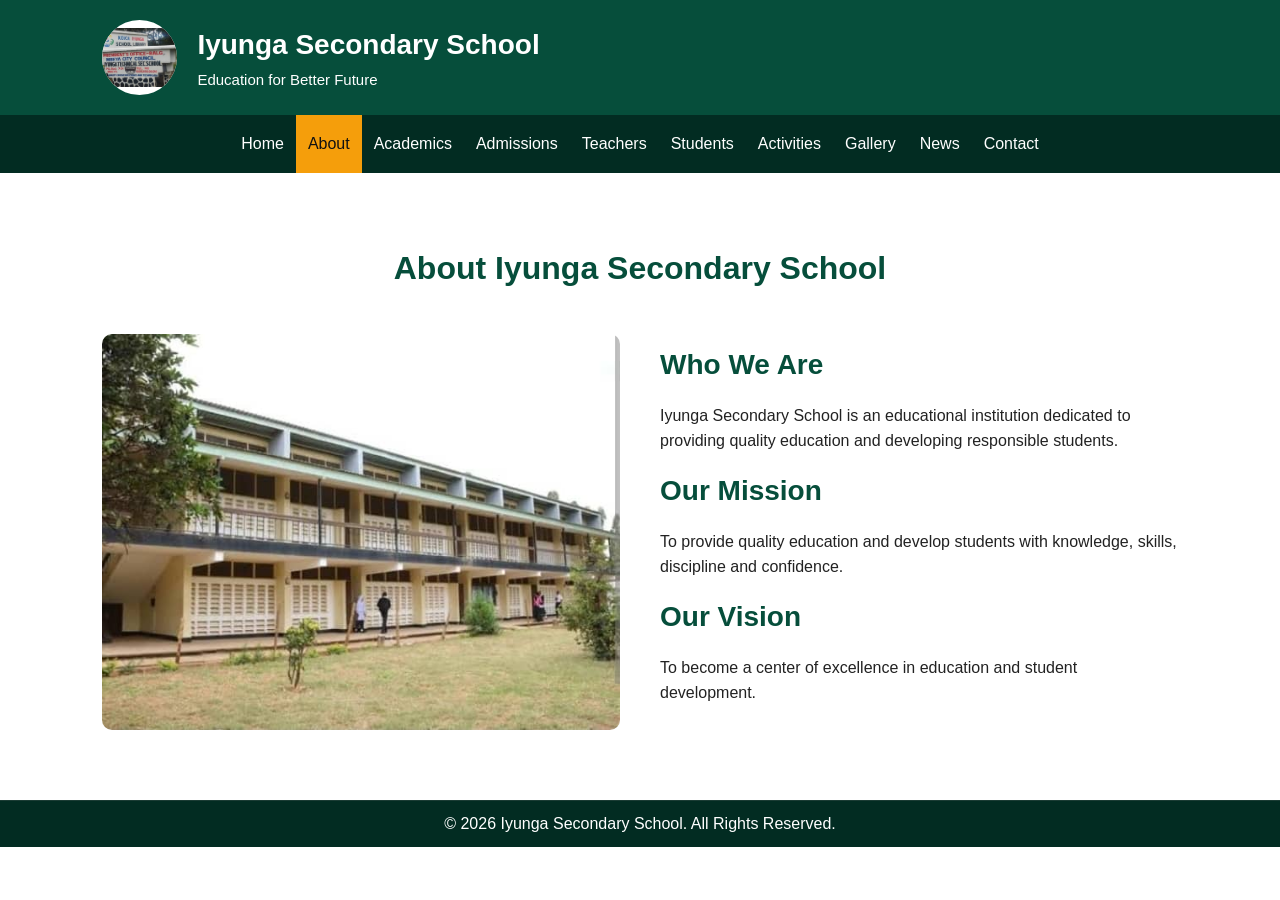
<file: pages/about.html>
<!DOCTYPE html>
<html lang="en">

<head>

    <meta charset="UTF-8">
    <meta name="viewport"
          content="width=device-width, initial-scale=1.0">

    <title>About - Iyunga Secondary School</title>

    <link rel="stylesheet" href="../css/style.css">
    <link rel="stylesheet" href="../css/responsive.css">

</head>

<body>

<header class="header">

    <div class="logo-area">

        <img src="../images/logo.jpeg"
             alt="School Logo">

        <div>
            <h1>Iyunga Secondary School</h1>
            <p>Education for Better Future</p>
        </div>

    </div>

</header>


<nav class="navbar">

    <ul>

        <li>
            <a href="../index.html">Home</a>
        </li>

        <li>
            <a href="about.html" class="active">About</a>
        </li>

        <li>
            <a href="academics.html">Academics</a>
        </li>

        <li>
            <a href="admissions.html">Admissions</a>
        </li>

        <li>
            <a href="teachers.html">Teachers</a>
        </li>

        <li>
            <a href="students.html">Students</a>
        </li>

        <li>
            <a href="activities.html">Activities</a>
        </li>

        <li>
            <a href="gallery.html">Gallery</a>
        </li>

        <li>
            <a href="news.html">News</a>
        </li>

        <li>
            <a href="contact.html">Contact</a>
        </li>

    </ul>

</nav>


<main>

<section class="section">

    <h2 class="section-title">
        About Iyunga Secondary School
    </h2>

    <div class="about-container">

        <img src="../images/building.jpeg"
             alt="School Building">

        <div>

            <h3>Who We Are</h3>

            <p>
                Iyunga Secondary School is an educational
                institution dedicated to providing quality
                education and developing responsible students.
            </p>

            <h3>Our Mission</h3>

            <p>
                To provide quality education and develop
                students with knowledge, skills, discipline
                and confidence.
            </p>

            <h3>Our Vision</h3>

            <p>
                To become a center of excellence in education
                and student development.
            </p>

        </div>

    </div>

</section>

</main>


<footer>

    <div class="copyright">

        <p>
            &copy; 2026 Iyunga Secondary School.
            All Rights Reserved.
        </p>

    </div>

</footer>

</body>
</html>
</file>
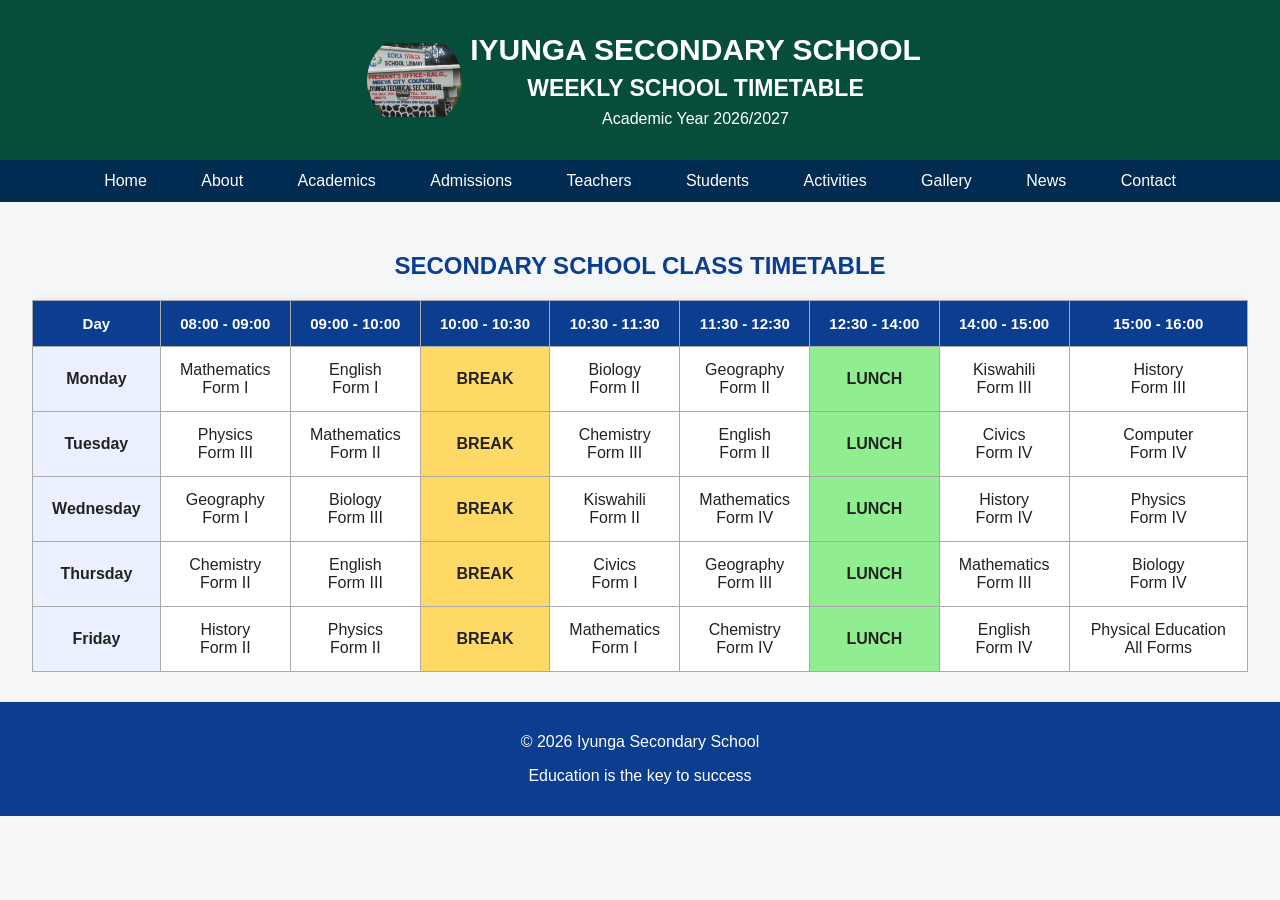
<file: pages/academics.html>
<!DOCTYPE html>
<html lang="en">
<head>
    <meta charset="UTF-8">
    <meta name="viewport" content="width=device-width, initial-scale=1.0">

    <title>Iyunga Secondary School Timetable</title>

    <style>
        /* =========================
           GENERAL PAGE
        ========================== */
        body {
            margin: 0;
            font-family: Arial, sans-serif;
            background-color: #f4f6f8;
            color: #222;
        }

        /* =========================
           SCHOOL HEADER
        ========================== */
        .school-header {
            position: relative;
            display: flex;
            align-items: center;
            justify-content: center;
            background-color:#064e3b;
            color: white;
            padding: 15px 30px;
            min-height: 130px;
        }

        /* School Logo */
        .school-logo {
            position: flex;
            left: 50px;
            width: 95px;
            height: 95px;
            object-fit: contain;
            background-color: none;
            border-radius: 70%;
            padding: 8px;
        }

        /* School Title */
        .school-title {
            text-align: center;
        }

        .school-title h1 {
            margin: 5px 0;
            font-size: 30px;
        }

        .school-title h2 {
            margin: 8px 0;
            font-size: 23px;
        }

        .school-title p {
            margin: 5px 0;
            font-size: 16px;
        }
          /* Navigation */
        nav {
            background: #022b52;
            text-align: center;
            padding: 12px;
        }

        nav a {
            color: white;
            text-decoration: none;
            margin: 0 15px;
            padding: 10px;
        }

        nav a:hover {
            background: #f2a900;
            border-radius: 5px;
        }


        /* =========================
           TIMETABLE CONTAINER
        ========================== */
        .timetable-container {
            width: 95%;
            margin: 30px auto;
            overflow-x: auto;
        }

        .timetable-container h2 {
            text-align: center;
            color: #0b3d91;
            margin-bottom: 20px;
        }

        /* =========================
           TABLE
        ========================== */
        table {
            width: 100%;
            border-collapse: collapse;
            background-color: white;
            box-shadow: 0 4px 12px rgba(0, 0, 0, 0.15);
        }

        th,
        td {
            border: 1px solid #aaa;
            padding: 14px;
            text-align: center;
        }

        /* Table Header */
        th {
            background-color: #0b3d91;
            color: white;
            font-size: 15px;
        }

        /* Day Column */
        td:first-child {
            font-weight: bold;
            background-color: #eaf0ff;
        }

        /* Hover */
        tr:hover {
            background-color: #f1f5ff;
        }

        /* Break */
        .break {
            background-color: #ffd966;
            font-weight: bold;
        }

        /* Lunch */
        .lunch {
            background-color: #90ee90;
            font-weight: bold;
        }

        /* =========================
           FOOTER
        ========================== */
        footer {
            text-align: center;
            background-color: #0b3d91;
            color: white;
            padding: 15px;
            margin-top: 30px;
        }

        /* =========================
           MOBILE
        ========================== */
        @media (max-width: 768px) {

            .school-header {
                min-height: 170px;
                padding: 15px;
            }

            .school-logo {
                position: static;
                width: 65px;
                height: 65px;
                margin-right: 12px;
            }

            .school-title h1 {
                font-size: 19px;
            }

            .school-title h2 {
                font-size: 16px;
            }

            .school-title p {
                font-size: 12px;
            }

            th,
            td {
                padding: 8px;
                font-size: 12px;
            }
        }
    </style>
</head>

<body>

    <!-- =========================
         SCHOOL HEADER
    ========================== -->

    <header class="school-header">

        <img src="../images/logo.jpeg"
             alt="Iyunga Secondary School Logo"
             class="school-logo">

        <div class="school-title">

            <h1>IYUNGA SECONDARY SCHOOL</h1>

            <h2>WEEKLY SCHOOL TIMETABLE</h2>

            <p>Academic Year 2026/2027</p>

        </div>

    </header>
      <!-- Navigation -->
    <nav>
        <a href="../index.html">Home</a>
        <a href="about.html">About</a>
        <a href="academics.html">Academics</a>
        <a href="admissions.html">Admissions</a>
        <a href="teachers.html">Teachers</a>
        <a href="students.html">Students</a>
        <a href="activities.html">Activities</a>
        <a href="gallery.html">Gallery</a>
        <a href="news.html">News</a>
        <a href="contact.html">Contact</a>
    </nav>


    <!-- =========================
         TIMETABLE
    ========================== -->

    <div class="timetable-container">

        <h2>SECONDARY SCHOOL CLASS TIMETABLE</h2>

        <table>

            <!-- TABLE HEADER -->

            <tr>
                <th>Day</th>
                <th>08:00 - 09:00</th>
                <th>09:00 - 10:00</th>
                <th>10:00 - 10:30</th>
                <th>10:30 - 11:30</th>
                <th>11:30 - 12:30</th>
                <th>12:30 - 14:00</th>
                <th>14:00 - 15:00</th>
                <th>15:00 - 16:00</th>
            </tr>


            <!-- MONDAY -->

            <tr>
                <td>Monday</td>

                <td>
                    Mathematics
                    <br>
                    Form I
                </td>

                <td>
                    English
                    <br>
                    Form I
                </td>

                <td class="break">
                    BREAK
                </td>

                <td>
                    Biology
                    <br>
                    Form II
                </td>

                <td>
                    Geography
                    <br>
                    Form II
                </td>

                <td class="lunch">
                    LUNCH
                </td>

                <td>
                    Kiswahili
                    <br>
                    Form III
                </td>

                <td>
                    History
                    <br>
                    Form III
                </td>
            </tr>


            <!-- TUESDAY -->

            <tr>
                <td>Tuesday</td>

                <td>
                    Physics
                    <br>
                    Form III
                </td>

                <td>
                    Mathematics
                    <br>
                    Form II
                </td>

                <td class="break">
                    BREAK
                </td>

                <td>
                    Chemistry
                    <br>
                    Form III
                </td>

                <td>
                    English
                    <br>
                    Form II
                </td>

                <td class="lunch">
                    LUNCH
                </td>

                <td>
                    Civics
                    <br>
                    Form IV
                </td>

                <td>
                    Computer
                    <br>
                    Form IV
                </td>
            </tr>


            <!-- WEDNESDAY -->

            <tr>
                <td>Wednesday</td>

                <td>
                    Geography
                    <br>
                    Form I
                </td>

                <td>
                    Biology
                    <br>
                    Form III
                </td>

                <td class="break">
                    BREAK
                </td>

                <td>
                    Kiswahili
                    <br>
                    Form II
                </td>

                <td>
                    Mathematics
                    <br>
                    Form IV
                </td>

                <td class="lunch">
                    LUNCH
                </td>

                <td>
                    History
                    <br>
                    Form IV
                </td>

                <td>
                    Physics
                    <br>
                    Form IV
                </td>
            </tr>


            <!-- THURSDAY -->

            <tr>
                <td>Thursday</td>

                <td>
                    Chemistry
                    <br>
                    Form II
                </td>

                <td>
                    English
                    <br>
                    Form III
                </td>

                <td class="break">
                    BREAK
                </td>

                <td>
                    Civics
                    <br>
                    Form I
                </td>

                <td>
                    Geography
                    <br>
                    Form III
                </td>

                <td class="lunch">
                    LUNCH
                </td>

                <td>
                    Mathematics
                    <br>
                    Form III
                </td>

                <td>
                    Biology
                    <br>
                    Form IV
                </td>
            </tr>


            <!-- FRIDAY -->

            <tr>
                <td>Friday</td>

                <td>
                    History
                    <br>
                    Form II
                </td>

                <td>
                    Physics
                    <br>
                    Form II
                </td>

                <td class="break">
                    BREAK
                </td>

                <td>
                    Mathematics
                    <br>
                    Form I
                </td>

                <td>
                    Chemistry
                    <br>
                    Form IV
                </td>

                <td class="lunch">
                    LUNCH
                </td>

                <td>
                    English
                    <br>
                    Form IV
                </td>

                <td>
                    Physical Education
                    <br>
                    All Forms
                </td>
            </tr>

        </table>

    </div>


    <!-- =========================
         FOOTER
    ========================== -->

    <footer>

        <p>
            &copy; 2026 Iyunga Secondary School
        </p>

        <p>
            Education is the key to success
        </p>

    </footer>

</body>
</html>
</file>
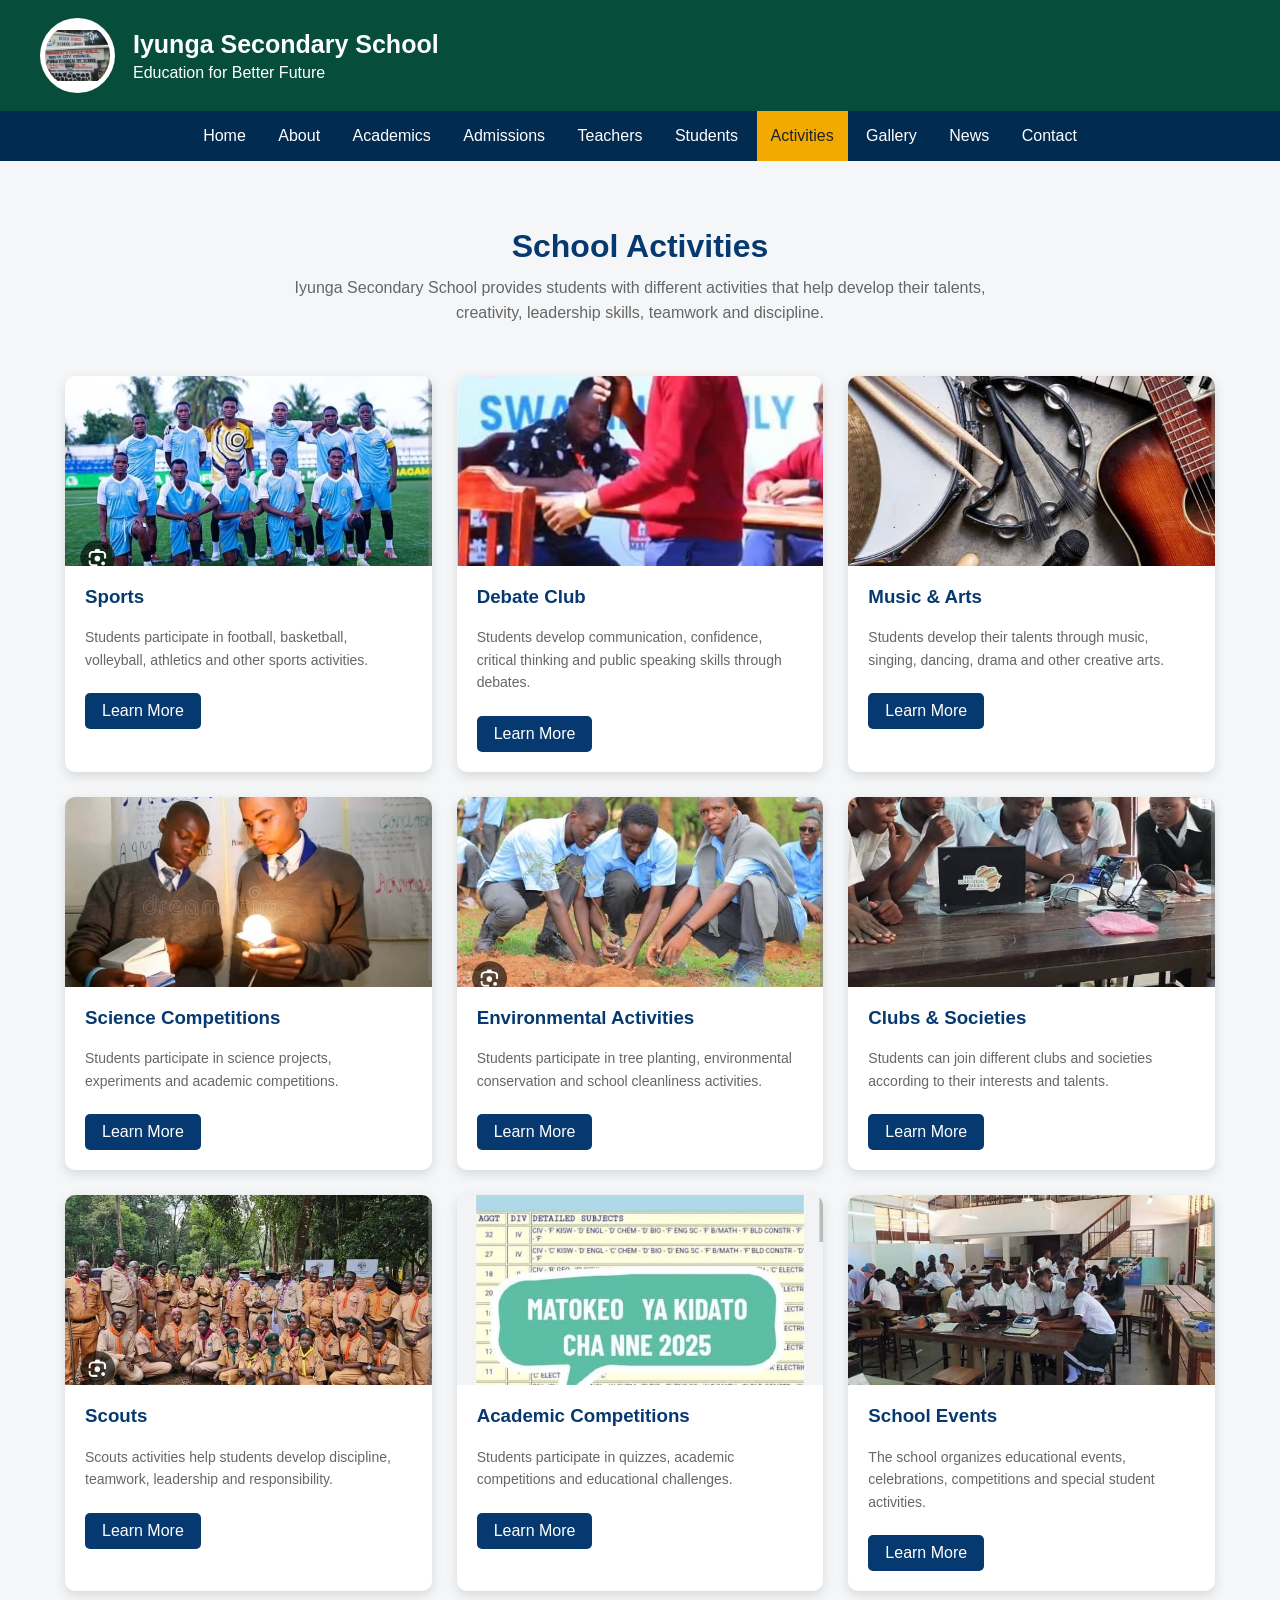
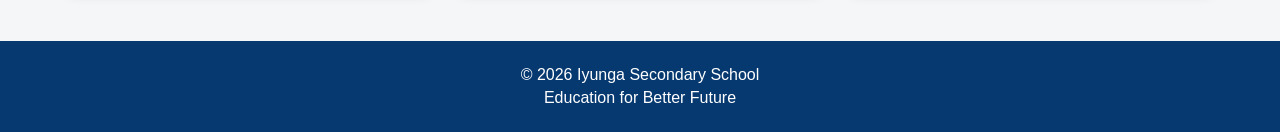
<file: pages/activities.html>
<!DOCTYPE html>
<html lang="en">
<head>
    <meta charset="UTF-8">
    <meta name="viewport" content="width=device-width, initial-scale=1.0">

    <title>Activities - Iyunga Secondary School</title>

    <style>
        * {
            box-sizing: border-box;
        }

        body {
            margin: 0;
            font-family: Arial, sans-serif;
            background-color: #f4f6f8;
            color: #333;
        }

        /* ================= HEADER ================= */

        header {
            background-color: #064e3b;
            color: white;
            padding: 18px 40px;

            display: flex;
            align-items: center;
        }

        .logo {
            width: 75px;
            height: 75px;
            object-fit: contain;

            background-color: white;
            border-radius: 50%;
            padding: 5px;

            margin-right: 18px;
        }

        .school-name h1 {
            margin: 0;
            font-size: 25px;
        }

        .school-name p {
            margin: 5px 0 0;
        }


        /* ================= NAVIGATION ================= */

        nav {
            background-color: #022b52;
            text-align: center;
        }

        nav a {
            display: inline-block;

            color: white;
            text-decoration: none;

            padding: 16px 14px;
        }

        nav a:hover,
        nav a.active {
            background-color: #f2a900;
            color: #222;
        }


        /* ================= PAGE TITLE ================= */

        .page-title {
            text-align: center;
            padding: 40px 20px 20px;
        }

        .page-title h2 {
            color: #063970;
            font-size: 32px;
            margin-bottom: 10px;
        }

        .page-title p {
            color: #666;
            max-width: 700px;
            margin: auto;
            line-height: 1.6;
        }


        /* ================= ACTIVITIES ================= */

        .activities-container {
            width: 90%;
            max-width: 1150px;

            margin: 30px auto 50px;

            display: grid;
            grid-template-columns: repeat(3, 1fr);

            gap: 25px;
        }


        /* ================= ACTIVITY CARD ================= */

        .activity-card {
            background-color: white;

            border-radius: 10px;
            overflow: hidden;

            box-shadow: 0 4px 12px rgba(0,0,0,0.12);

            transition: 0.3s;
        }

        .activity-card:hover {
            transform: translateY(-7px);

            box-shadow:
                0 8px 20px rgba(0,0,0,0.18);
        }


        /* Activity Image */

        .activity-card img {
            width: 100%;
            height: 190px;

            object-fit: cover;

            display: block;
        }


        /* Activity Information */

        .activity-info {
            padding: 20px;
        }

        .activity-info h3 {
            color: #063970;
            margin-top: 0;
        }

        .activity-info p {
            color: #666;
            font-size: 14px;
            line-height: 1.6;
        }


        /* Activity Button */

        .activity-btn {
            display: inline-block;

            margin-top: 8px;

            padding: 9px 17px;

            background-color: #063970;
            color: white;

            text-decoration: none;

            border-radius: 5px;
        }

        .activity-btn:hover {
            background-color: #f2a900;
            color: #222;
        }


        /* ================= FOOTER ================= */

        footer {
            background-color: #063970;
            color: white;

            text-align: center;

            padding: 20px;
        }

        footer p {
            margin: 5px;
        }


        /* ================= MOBILE ================= */

        @media (max-width: 900px) {

            .activities-container {
                grid-template-columns: repeat(2, 1fr);
            }
        }


        @media (max-width: 600px) {

            header {
                padding: 15px;
            }

            .logo {
                width: 60px;
                height: 60px;
            }

            .school-name h1 {
                font-size: 19px;
            }

            nav a {
                display: block;
                padding: 10px;
            }

            .activities-container {
                grid-template-columns: 1fr;
            }

            .page-title h2 {
                font-size: 26px;
            }
        }

    </style>
</head>


<body>


    <!-- ================= HEADER ================= -->

    <header>

        <img
            src="../images/logo.jpeg"
            alt="Iyunga Secondary School Logo"
            class="logo"
        >

        <div class="school-name">

            <h1>Iyunga Secondary School</h1>

            <p>Education for Better Future</p>

        </div>

    </header>



    <!-- ================= NAVIGATION ================= -->

    <nav>

        <a href="../index.html">
            Home
        </a>

        <a href="about.html">
            About
        </a>

        <a href="academics.html">
            Academics
        </a>

        <a href="admissions.html">
            Admissions
        </a>

        <a href="teachers.html">
            Teachers
        </a>

        <a href="students.html">
            Students
        </a>

        <a href="activities.html" class="active">
            Activities
        </a>

        <a href="gallery.html">
            Gallery
        </a>

        <a href="news.html">
            News
        </a>

        <a href="contact.html">
            Contact
        </a>

    </nav>



    <!-- ================= PAGE TITLE ================= -->

    <section class="page-title">

        <h2>School Activities</h2>

        <p>
            Iyunga Secondary School provides students with
            different activities that help develop their talents,
            creativity, leadership skills, teamwork and discipline.
        </p>

    </section>



    <!-- ================= ACTIVITIES ================= -->

    <section class="activities-container">


        <!-- SPORTS -->

        <div class="activity-card">

            <img
                src="../images/sports.jpeg"
                alt="School Sports"
            >

            <div class="activity-info">

                <h3>Sports</h3>

                <p>
                    Students participate in football, basketball,
                    volleyball, athletics and other sports activities.
                </p>

                <a href="#" class="activity-btn">
                    Learn More
                </a>

            </div>

        </div>



        <!-- DEBATE -->

        <div class="activity-card">

            <img
                src="../images/debate.jpeg"
                alt="Debate Club"
            >

            <div class="activity-info">

                <h3>Debate Club</h3>

                <p>
                    Students develop communication, confidence,
                    critical thinking and public speaking skills
                    through debates.
                </p>

                <a href="#" class="activity-btn">
                    Learn More
                </a>

            </div>

        </div>



        <!-- MUSIC -->

        <div class="activity-card">

            <img
                src="../images/music.jpeg"
                alt="Music Activities"
            >

            <div class="activity-info">

                <h3>Music & Arts</h3>

                <p>
                    Students develop their talents through music,
                    singing, dancing, drama and other creative arts.
                </p>

                <a href="#" class="activity-btn">
                    Learn More
                </a>

            </div>

        </div>



        <!-- SCIENCE -->

        <div class="activity-card">

            <img
                src="../images/science.jpeg"
                alt="Science Competition"
            >

            <div class="activity-info">

                <h3>Science Competitions</h3>

                <p>
                    Students participate in science projects,
                    experiments and academic competitions.
                </p>

                <a href="#" class="activity-btn">
                    Learn More
                </a>

            </div>

        </div>



        <!-- ENVIRONMENT -->

        <div class="activity-card">

            <img
                src="../images/environment.jpeg"
                alt="Environmental Activities"
            >

            <div class="activity-info">

                <h3>Environmental Activities</h3>

                <p>
                    Students participate in tree planting,
                    environmental conservation and school
                    cleanliness activities.
                </p>

                <a href="#" class="activity-btn">
                    Learn More
                </a>

            </div>

        </div>



        <!-- CLUBS -->

        <div class="activity-card">

            <img
                src="../images/clubs.jpeg"
                alt="School Clubs"
            >

            <div class="activity-info">

                <h3>Clubs & Societies</h3>

                <p>
                    Students can join different clubs and societies
                    according to their interests and talents.
                </p>

                <a href="#" class="activity-btn">
                    Learn More
                </a>

            </div>

        </div>



        <!-- SCOUTS -->

        <div class="activity-card">

            <img
                src="../images/scouts.jpeg"
                alt="Scouts"
            >

            <div class="activity-info">

                <h3>Scouts</h3>

                <p>
                    Scouts activities help students develop
                    discipline, teamwork, leadership and
                    responsibility.
                </p>

                <a href="#" class="activity-btn">
                    Learn More
                </a>

            </div>

        </div>



        <!-- ACADEMIC COMPETITION -->

        <div class="activity-card">

            <img
                src="../images/academic.jpeg"
                alt="Academic Competition"
            >

            <div class="activity-info">

                <h3>Academic Competitions</h3>

                <p>
                    Students participate in quizzes, academic
                    competitions and educational challenges.
                </p>

                <a href="#" class="activity-btn">
                    Learn More
                </a>

            </div>

        </div>



        <!-- SCHOOL EVENTS -->

        <div class="activity-card">

            <img
                src="../images/events.jpeg"
                alt="School Events"
            >

            <div class="activity-info">

                <h3>School Events</h3>

                <p>
                    The school organizes educational events,
                    celebrations, competitions and special
                    student activities.
                </p>

                <a href="#" class="activity-btn">
                    Learn More
                </a>

            </div>

        </div>


    </section>



    <!-- ================= FOOTER ================= -->

    <footer>

        <p>
            &copy; 2026 Iyunga Secondary School
        </p>

        <p>
            Education for Better Future
        </p>

    </footer>


</body>
</html>
</file>
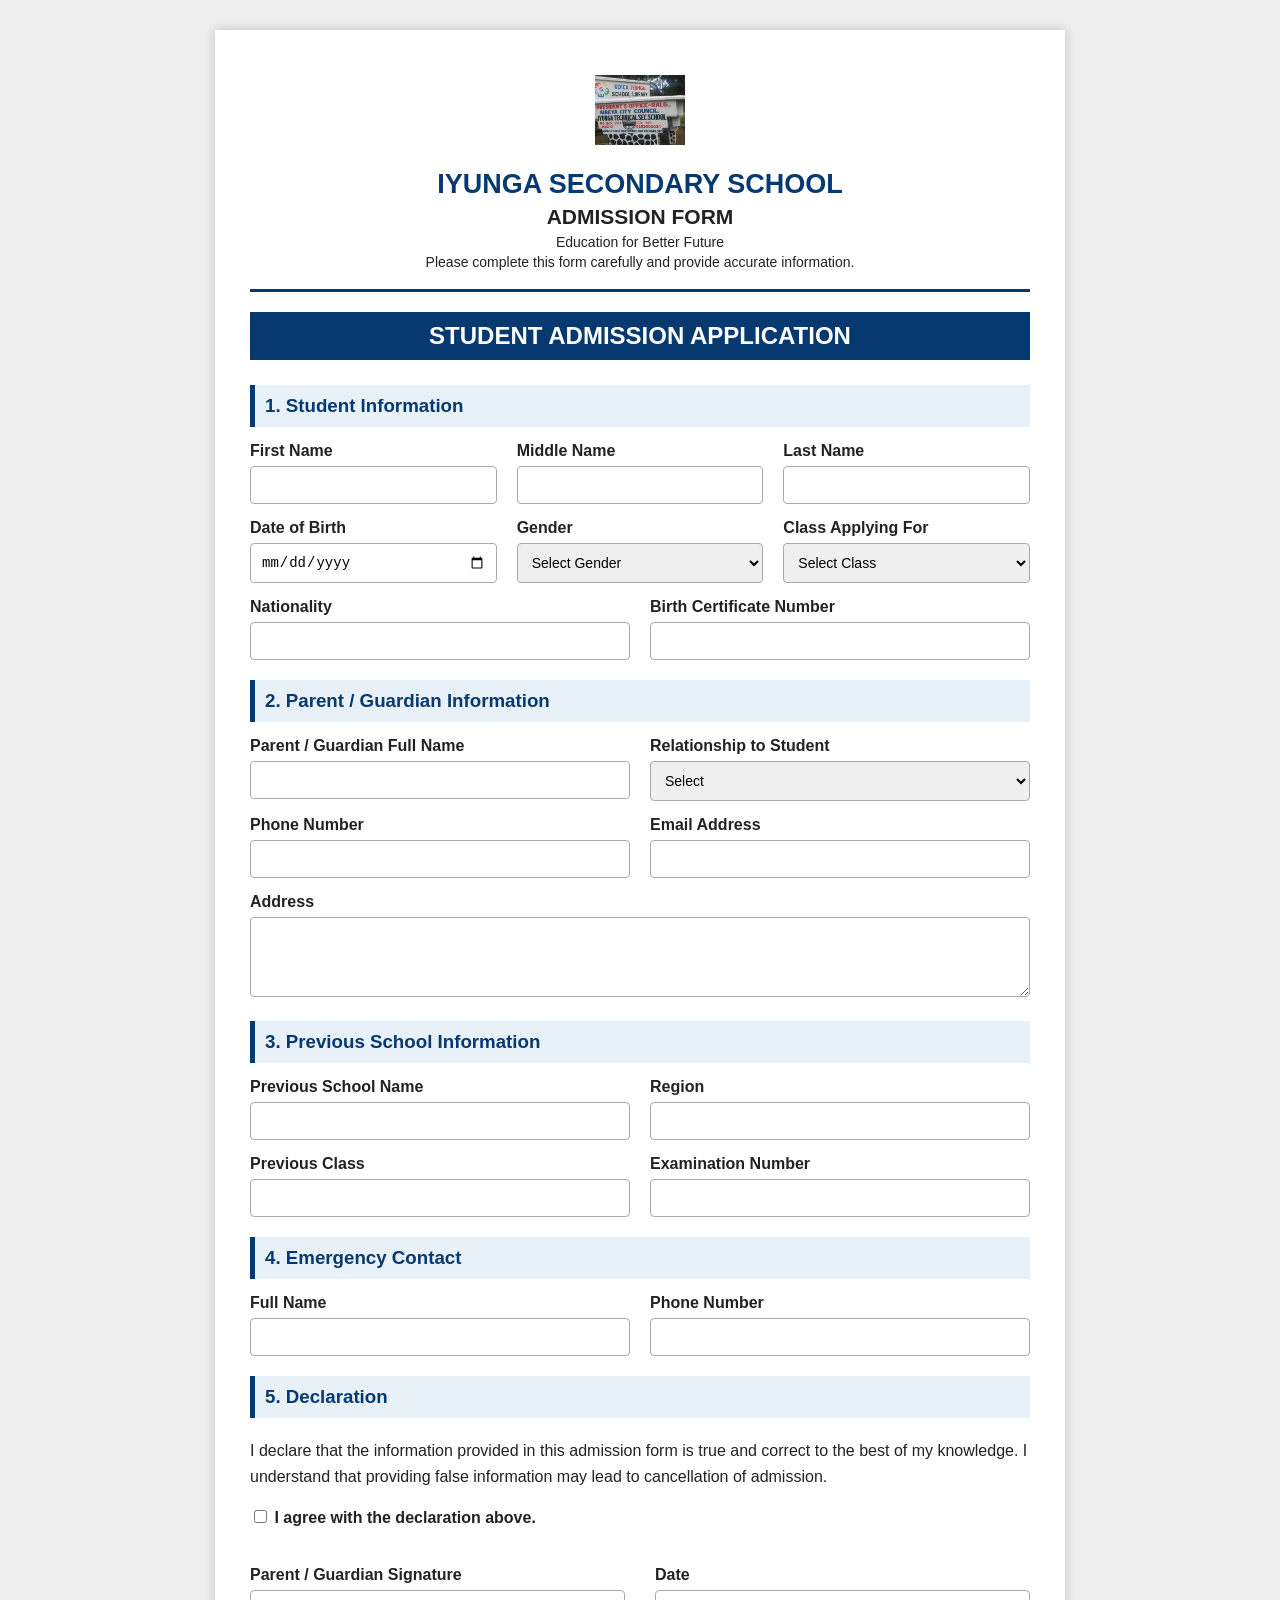
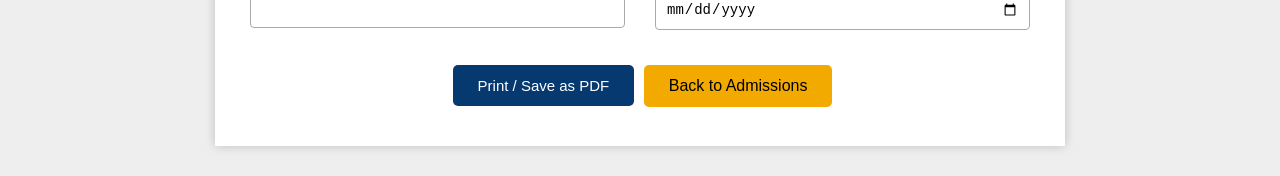
<file: pages/admission-form.html>
<!DOCTYPE html>
<html lang="en">
<head>
    <meta charset="UTF-8">
    <meta name="viewport" content="width=device-width, initial-scale=1.0">

    <title>Iyunga Secondary School - Admission Form</title>

    <style>
        * {
            box-sizing: border-box;
        }

        body {
            margin: 0;
            font-family: Arial, sans-serif;
            background: #eeeeee;
            color: #222;
        }

        .form-container {
            width: 850px;
            max-width: 95%;
            margin: 30px auto;
            background: white;
            padding: 35px;
            box-shadow: 0 0 10px rgba(0,0,0,0.2);
        }

        /* SCHOOL HEADER */
        .school-header {
            text-align: center;
            border-bottom: 3px solid #063970;
            padding-bottom: 15px;
            margin-bottom: 20px;
        }

        .school-header img {
            width: 90px;
            height: 90px;
            object-fit: contain;
            margin-bottom: 5px;
        }

        .school-header h1 {
            color: #063970;
            margin: 5px 0;
            font-size: 27px;
        }

        .school-header h2 {
            margin: 5px 0;
            font-size: 21px;
        }

        .school-header p {
            margin: 4px;
            font-size: 14px;
        }

        /* FORM TITLE */
        .form-title {
            text-align: center;
            background: #063970;
            color: white;
            padding: 10px;
            margin-bottom: 25px;
        }

        .form-title h2 {
            margin: 0;
        }

        /* SECTIONS */
        .section-title {
            background: #e8f0f8;
            color: #063970;
            padding: 10px;
            margin-top: 20px;
            margin-bottom: 15px;
            border-left: 5px solid #063970;
        }

        /* INPUTS */
        .row {
            display: flex;
            gap: 20px;
            margin-bottom: 15px;
        }

        .field {
            flex: 1;
        }

        label {
            display: block;
            font-weight: bold;
            margin-bottom: 6px;
        }

        input,
        select,
        textarea {
            width: 100%;
            padding: 10px;
            border: 1px solid #aaa;
            border-radius: 4px;
            font-size: 14px;
        }

        textarea {
            height: 80px;
            resize: vertical;
        }

        /* DECLARATION */
        .declaration {
            margin-top: 20px;
            line-height: 1.6;
        }

        /* SIGNATURE */
        .signature {
            display: flex;
            gap: 30px;
            margin-top: 35px;
        }

        .signature div {
            flex: 1;
        }

        /* BUTTONS */
        .buttons {
            text-align: center;
            margin-top: 30px;
        }

        button {
            padding: 12px 25px;
            border: none;
            border-radius: 5px;
            cursor: pointer;
            font-size: 15px;
            margin: 5px;
        }

        .print-btn {
            background: #063970;
            color: white;
        }

        .back-btn {
            background: #f2a900;
            color: black;
            text-decoration: none;
            padding: 12px 25px;
            border-radius: 5px;
            display: inline-block;
        }

        button:hover,
        .back-btn:hover {
            opacity: 0.85;
        }

        /* MOBILE */
        @media (max-width: 700px) {

            .form-container {
                padding: 20px;
                width: 95%;
            }

            .row {
                flex-direction: column;
                gap: 10px;
            }

            .signature {
                flex-direction: column;
            }

            .school-header h1 {
                font-size: 21px;
            }

            .school-header h2 {
                font-size: 17px;
            }
        }

        /* PRINT */
        @media print {

            body {
                background: white;
            }

            .form-container {
                width: 100%;
                max-width: 100%;
                margin: 0;
                padding: 20px;
                box-shadow: none;
            }

            .buttons {
                display: none;
            }

            input,
            select,
            textarea {
                border: 1px solid #555;
            }
        }
    </style>
</head>

<body>

<div class="form-container">

    <!-- SCHOOL HEADER -->

    <div class="school-header">

        <img src="../images/logo.jpeg" alt="Iyunga Secondary School Logo">

        <h1>IYUNGA SECONDARY SCHOOL</h1>

        <h2>ADMISSION FORM</h2>

        <p>Education for Better Future</p>

        <p>
            Please complete this form carefully and provide accurate information.
        </p>

    </div>


    <!-- FORM TITLE -->

    <div class="form-title">
        <h2>STUDENT ADMISSION APPLICATION</h2>
    </div>


    <form>


        <!-- STUDENT INFORMATION -->

        <h3 class="section-title">
            1. Student Information
        </h3>

        <div class="row">

            <div class="field">
                <label>First Name</label>
                <input type="text" name="first_name" required>
            </div>

            <div class="field">
                <label>Middle Name</label>
                <input type="text" name="middle_name">
            </div>

            <div class="field">
                <label>Last Name</label>
                <input type="text" name="last_name" required>
            </div>

        </div>


        <div class="row">

            <div class="field">
                <label>Date of Birth</label>
                <input type="date" name="dob" required>
            </div>

            <div class="field">
                <label>Gender</label>

                <select name="gender" required>
                    <option value="">Select Gender</option>
                    <option>Male</option>
                    <option>Female</option>
                </select>

            </div>

            <div class="field">
                <label>Class Applying For</label>

                <select name="class" required>
                    <option value="">Select Class</option>
                    <option>Form I</option>
                    <option>Form II</option>
                    <option>Form III</option>
                    <option>Form IV</option>
                    <option>Form V</option>
                    <option>Form VI</option>
                </select>

            </div>

        </div>


        <div class="row">

            <div class="field">
                <label>Nationality</label>
                <input type="text" name="nationality">
            </div>

            <div class="field">
                <label>Birth Certificate Number</label>
                <input type="text" name="birth_certificate">
            </div>

        </div>


        <!-- PARENT INFORMATION -->

        <h3 class="section-title">
            2. Parent / Guardian Information
        </h3>

        <div class="row">

            <div class="field">
                <label>Parent / Guardian Full Name</label>
                <input type="text" name="guardian_name" required>
            </div>

            <div class="field">
                <label>Relationship to Student</label>

                <select name="relationship">
                    <option value="">Select</option>
                    <option>Father</option>
                    <option>Mother</option>
                    <option>Guardian</option>
                    <option>Other</option>
                </select>

            </div>

        </div>


        <div class="row">

            <div class="field">
                <label>Phone Number</label>
                <input type="tel" name="phone" required>
            </div>

            <div class="field">
                <label>Email Address</label>
                <input type="email" name="email">
            </div>

        </div>


        <div class="row">

            <div class="field">
                <label>Address</label>
                <textarea name="address"></textarea>
            </div>

        </div>


        <!-- PREVIOUS SCHOOL -->

        <h3 class="section-title">
            3. Previous School Information
        </h3>

        <div class="row">

            <div class="field">
                <label>Previous School Name</label>
                <input type="text" name="previous_school">
            </div>

            <div class="field">
                <label>Region</label>
                <input type="text" name="region">
            </div>

        </div>


        <div class="row">

            <div class="field">
                <label>Previous Class</label>
                <input type="text" name="previous_class">
            </div>

            <div class="field">
                <label>Examination Number</label>
                <input type="text" name="exam_number">
            </div>

        </div>


        <!-- EMERGENCY CONTACT -->

        <h3 class="section-title">
            4. Emergency Contact
        </h3>

        <div class="row">

            <div class="field">
                <label>Full Name</label>
                <input type="text" name="emergency_name">
            </div>

            <div class="field">
                <label>Phone Number</label>
                <input type="tel" name="emergency_phone">
            </div>

        </div>


        <!-- DECLARATION -->

        <h3 class="section-title">
            5. Declaration
        </h3>

        <div class="declaration">

            <p>
                I declare that the information provided in this admission
                form is true and correct to the best of my knowledge.
                I understand that providing false information may lead
                to cancellation of admission.
            </p>

            <label>
                <input type="checkbox" required style="width:auto;">
                I agree with the declaration above.
            </label>

        </div>


        <!-- SIGNATURE -->

        <div class="signature">

            <div>
                <label>Parent / Guardian Signature</label>
                <input type="text">
            </div>

            <div>
                <label>Date</label>
                <input type="date">
            </div>

        </div>


        <!-- BUTTONS -->

        <div class="buttons">

            <button
                type="button"
                class="print-btn"
                onclick="window.print()">
                Print / Save as PDF
            </button>

            <a href="admissions.html" class="back-btn">
                Back to Admissions
            </a>

        </div>

    </form>

</div>

</body>
</html>
</file>
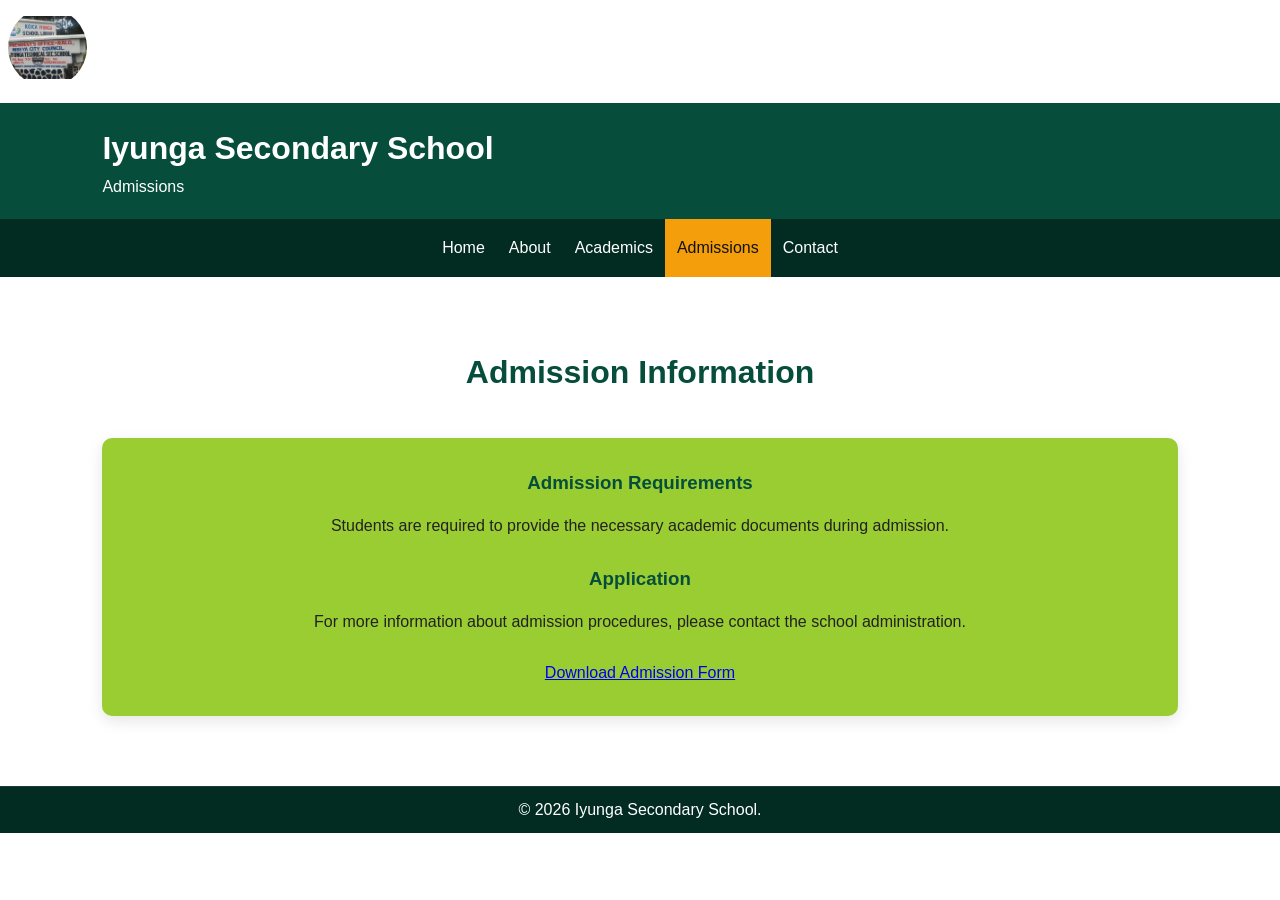
<file: pages/admissions.html>
<!DOCTYPE html>
<html lang="en">

<head>

<meta charset="UTF-8">
<meta name="viewport"
      content="width=device-width, initial-scale=1.0">

<title>Admissions - Iyunga Secondary School</title>

<link rel="stylesheet" href="../css/style.css">
<style>
 /* School Logo */
        .school-logo {
            position: flex;
            left: 50px;
            width: 95px;
            height: 95px;
            object-fit: contain;
            background-color: none;
            border-radius: 70%;
            padding: 8px;
        }
</style>


</head>

<body>
      <img src="../images/logo.jpeg"
             alt="Iyunga Secondary School Logo"
             class="school-logo">

<header class="header">

<h1>Iyunga Secondary School</h1>

<p>Admissions</p>

</header>


<nav class="navbar">

<ul>

<li><a href="../index.html">Home</a></li>
<li><a href="about.html">About</a></li>
<li><a href="academics.html">Academics</a></li>
<li><a href="admissions.html" class="active">Admissions</a></li>
<li><a href="contact.html">Contact</a></li>

</ul>

</nav>


<section class="section">

<h2 class="section-title">
Admission Information
</h2>

<div class="card">

<h3>Admission Requirements</h3>

<p>
Students are required to provide the necessary
academic documents during admission.
</p>

<br>

<h3>Application</h3>

<p>
For more information about admission procedures,
please contact the school administration.
</p>

<br>

<a href="admission-form.html"
   class="download-btn">
Download Admission Form
</a>

</div>

</section>


<footer>

<div class="copyright">

<p>
&copy; 2026 Iyunga Secondary School.
</p>

</div>

</footer>

</body>
</html>
</file>
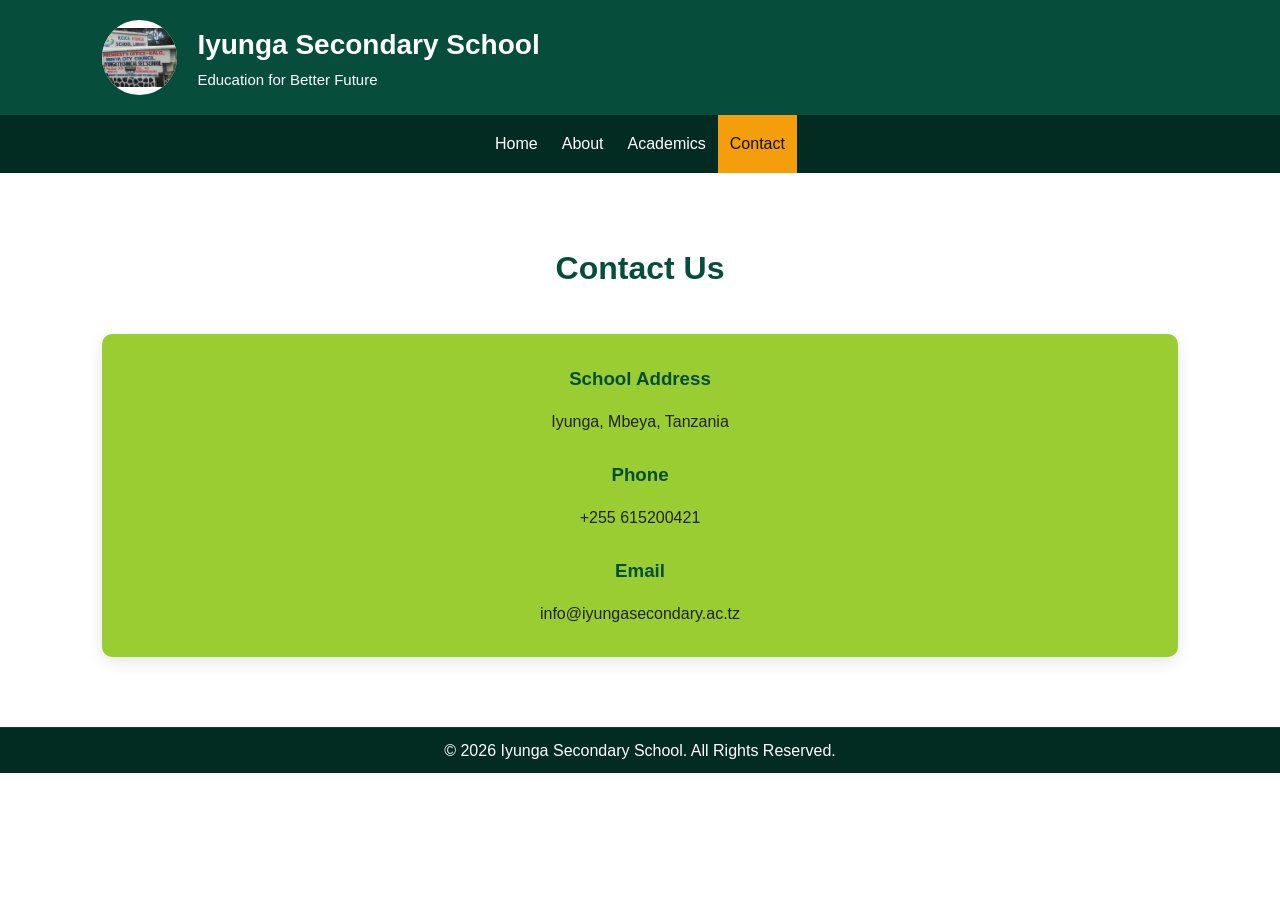
<file: pages/contact.html>
<!DOCTYPE html>
<html lang="en">

<head>

<meta charset="UTF-8">

<meta name="viewport"
      content="width=device-width, initial-scale=1.0">

<title>Contact - Iyunga Secondary School</title>

<link rel="stylesheet" href="../css/style.css">

</head>

<body>

<header class="header">

<div class="logo-area">

<img src="../images/logo.jpeg" alt="School Logo">

<div>
<h1>Iyunga Secondary School</h1>
<p>Education for Better Future</p>
</div>

</div>

</header>


<nav class="navbar">

<ul>

<li><a href="../index.html">Home</a></li>

<li><a href="about.html">About</a></li>

<li><a href="academics.html">Academics</a></li>

<li><a href="contact.html" class="active">Contact</a></li>

</ul>

</nav>


<section class="section">

<h2 class="section-title">
Contact Us
</h2>

<div class="card">

<h3>School Address</h3>

<p>
Iyunga, Mbeya, Tanzania
</p>

<br>

<h3>Phone</h3>

<p>
+255 615200421
</p>

<br>

<h3>Email</h3>

<p>
info@iyungasecondary.ac.tz
</p>

</div>

</section>


<footer>

<div class="copyright">

<p>
&copy; 2026 Iyunga Secondary School.
All Rights Reserved.
</p>

</div>

</footer>

</body>
</html>
</file>
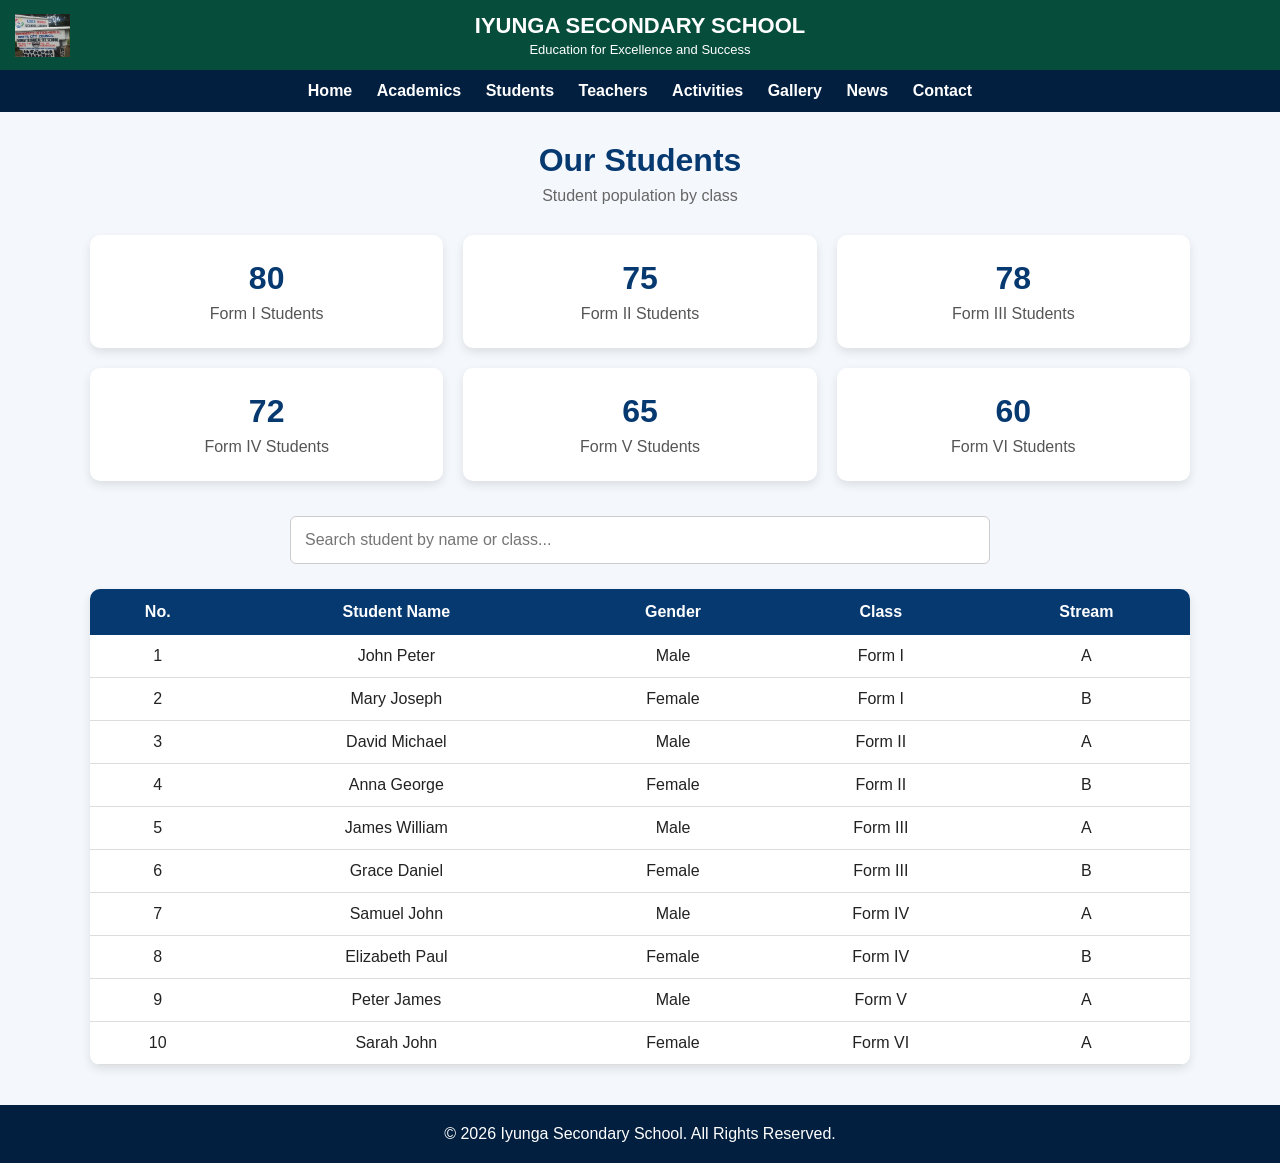
<file: pages/students.html>
<!DOCTYPE html>
<html lang="en">
<head>
    <meta charset="UTF-8">
    <meta name="viewport" content="width=device-width, initial-scale=1.0">

    <title>Students - Iyunga Secondary School</title>

    <style>

        /* =========================
           GENERAL
        ========================== */

        * {
            margin: 0;
            padding: 0;
            box-sizing: border-box;
            font-family: Arial, sans-serif;
        }

        body {
            background-color: #f4f7fb;
            color: #222;
        }


        /* =========================
           HEADER
        ========================== */

        header {
            background-color: #064e3b;
            color: white;

            height: 70px;
            position: relative;

            display: flex;
            justify-content: center;
            align-items: center;

            text-align: center;
        }

        .logo {
            position: absolute;

            top: 8px;
            left: 15px;

            width: 55px;
            height: 55px;

            object-fit: contain;
        }

        header h1 {
            font-size: 22px;
            margin: 0;
        }

        header p {
            font-size: 13px;
            margin-top: 3px;
        }


        /* =========================
           NAVIGATION
        ========================== */

        nav {
            background-color: #021f3f;

            padding: 12px;

            text-align: center;
        }

        nav a {
            color: white;

            text-decoration: none;

            margin: 0 10px;

            font-weight: bold;
        }

        nav a:hover {
            color: #ffd700;
        }


        /* =========================
           PAGE TITLE
        ========================== */

        .title {
            text-align: center;

            padding: 30px 10px;
        }

        .title h2 {
            color: #063970;

            font-size: 32px;
        }

        .title p {
            color: #666;

            margin-top: 8px;
        }


        /* =========================
           STUDENT STATISTICS
        ========================== */

        .statistics {
            width: 90%;
            max-width: 1100px;

            margin: auto;

            display: grid;

            grid-template-columns:
            repeat(3, 1fr);

            gap: 20px;
        }


        /* Student Box */

        .stat-box {
            background-color: white;

            padding: 25px;

            text-align: center;

            border-radius: 10px;

            box-shadow:
            0 4px 10px rgba(0,0,0,0.1);

            transition: 0.3s;
        }

        .stat-box:hover {
            transform: translateY(-5px);
        }

        .stat-box h3 {
            color: #063970;

            font-size: 32px;

            margin-bottom: 8px;
        }

        .stat-box p {
            color: #555;

            font-size: 16px;
        }


        /* =========================
           SEARCH
        ========================== */

        .search {
            width: 90%;
            max-width: 700px;

            margin: 35px auto 25px;
        }

        .search input {
            width: 100%;

            padding: 14px;

            border: 1px solid #ccc;

            border-radius: 6px;

            font-size: 16px;

            outline: none;
        }

        .search input:focus {
            border-color: #063970;
        }


        /* =========================
           STUDENT TABLE
        ========================== */

        .table-container {
            width: 90%;
            max-width: 1100px;

            margin: auto;

            overflow-x: auto;

            background-color: white;

            border-radius: 10px;

            box-shadow:
            0 4px 10px rgba(0,0,0,0.1);
        }

        table {
            width: 100%;

            border-collapse: collapse;
        }

        th {
            background-color: #063970;

            color: white;

            padding: 14px;
        }

        td {
            padding: 12px;

            text-align: center;

            border-bottom:
            1px solid #ddd;
        }

        tr:hover {
            background-color: #f1f5f9;
        }


        /* =========================
           FOOTER
        ========================== */

        footer {
            margin-top: 40px;

            background-color: #021f3f;

            color: white;

            text-align: center;

            padding: 20px;
        }


        /* =========================
           MOBILE
        ========================== */

        @media (max-width: 700px) {

            header {
                height: 75px;
            }

            header h1 {
                font-size: 17px;
            }

            header p {
                font-size: 11px;
            }

            .logo {
                width: 45px;
                height: 45px;

                left: 8px;
                top: 15px;
            }

            nav a {
                display: inline-block;

                margin: 5px;

                font-size: 13px;
            }

            .statistics {
                grid-template-columns: 1fr;
            }

            .title h2 {
                font-size: 26px;
            }

        }

    </style>
</head>


<body>


    <!-- =========================
         HEADER
    ========================== -->

    <header>

        <!-- SCHOOL LOGO -->

        <img
            src="../images/logo.jpeg"
            class="logo"
            alt="Iyunga Secondary School Logo"
        >


        <!-- SCHOOL NAME -->

        <div>

            <h1>
                IYUNGA SECONDARY SCHOOL
            </h1>

            <p>
                Education for Excellence and Success
            </p>

        </div>

    </header>



    <!-- =========================
         NAVIGATION
    ========================== -->

    <nav>

        <a href="../index.html">
            Home
        </a>

        <a href="academic.html">
            Academics
        </a>

        <a href="students.html">
            Students
        </a>

        <a href="teachers.html">
            Teachers
        </a>

        <a href="activities.html">
            Activities
        </a>

        <a href="gallery.html">
            Gallery
        </a>

        <a href="news.html">
            News
        </a>

        <a href="contact.html">
            Contact
        </a>

    </nav>



    <!-- =========================
         PAGE TITLE
    ========================== -->

    <section class="title">

        <h2>
            Our Students
        </h2>

        <p>
            Student population by class
        </p>

    </section>



    <!-- =========================
         STUDENT NUMBERS
    ========================== -->

    <section class="statistics">


        <!-- FORM I -->

        <div class="stat-box">

            <h3>
                80
            </h3>

            <p>
                Form I Students
            </p>

        </div>


        <!-- FORM II -->

        <div class="stat-box">

            <h3>
                75
            </h3>

            <p>
                Form II Students
            </p>

        </div>


        <!-- FORM III -->

        <div class="stat-box">

            <h3>
                78
            </h3>

            <p>
                Form III Students
            </p>

        </div>


        <!-- FORM IV -->

        <div class="stat-box">

            <h3>
                72
            </h3>

            <p>
                Form IV Students
            </p>

        </div>


        <!-- FORM V -->

        <div class="stat-box">

            <h3>
                65
            </h3>

            <p>
                Form V Students
            </p>

        </div>


        <!-- FORM VI -->

        <div class="stat-box">

            <h3>
                60
            </h3>

            <p>
                Form VI Students
            </p>

        </div>

    </section>



    <!-- =========================
         SEARCH STUDENTS
    ========================== -->

    <div class="search">

        <input
            type="text"
            id="searchStudent"
            placeholder="Search student by name or class..."
            onkeyup="searchStudent()"
        >

    </div>



    <!-- =========================
         STUDENT TABLE
    ========================== -->

    <div class="table-container">

        <table id="studentTable">

            <thead>

                <tr>

                    <th>
                        No.
                    </th>

                    <th>
                        Student Name
                    </th>

                    <th>
                        Gender
                    </th>

                    <th>
                        Class
                    </th>

                    <th>
                        Stream
                    </th>

                </tr>

            </thead>


            <tbody>


                <tr>

                    <td>1</td>

                    <td>John Peter</td>

                    <td>Male</td>

                    <td>Form I</td>

                    <td>A</td>

                </tr>


                <tr>

                    <td>2</td>

                    <td>Mary Joseph</td>

                    <td>Female</td>

                    <td>Form I</td>

                    <td>B</td>

                </tr>


                <tr>

                    <td>3</td>

                    <td>David Michael</td>

                    <td>Male</td>

                    <td>Form II</td>

                    <td>A</td>

                </tr>


                <tr>

                    <td>4</td>

                    <td>Anna George</td>

                    <td>Female</td>

                    <td>Form II</td>

                    <td>B</td>

                </tr>


                <tr>

                    <td>5</td>

                    <td>James William</td>

                    <td>Male</td>

                    <td>Form III</td>

                    <td>A</td>

                </tr>


                <tr>

                    <td>6</td>

                    <td>Grace Daniel</td>

                    <td>Female</td>

                    <td>Form III</td>

                    <td>B</td>

                </tr>


                <tr>

                    <td>7</td>

                    <td>Samuel John</td>

                    <td>Male</td>

                    <td>Form IV</td>

                    <td>A</td>

                </tr>


                <tr>

                    <td>8</td>

                    <td>Elizabeth Paul</td>

                    <td>Female</td>

                    <td>Form IV</td>

                    <td>B</td>

                </tr>


                <tr>

                    <td>9</td>

                    <td>Peter James</td>

                    <td>Male</td>

                    <td>Form V</td>

                    <td>A</td>

                </tr>


                <tr>

                    <td>10</td>

                    <td>Sarah John</td>

                    <td>Female</td>

                    <td>Form VI</td>

                    <td>A</td>

                </tr>


            </tbody>

        </table>

    </div>



    <!-- =========================
         FOOTER
    ========================== -->

    <footer>

        <p>
            &copy; 2026 Iyunga Secondary School.
            All Rights Reserved.
        </p>

    </footer>



    <!-- =========================
         JAVASCRIPT SEARCH
    ========================== -->

    <script>

        function searchStudent() {

            let input =
                document.getElementById(
                    "searchStudent"
                );

            let filter =
                input.value.toLowerCase();

            let table =
                document.getElementById(
                    "studentTable"
                );

            let rows =
                table.getElementsByTagName("tr");


            for (
                let i = 1;
                i < rows.length;
                i++
            ) {

                let text =
                    rows[i]
                    .textContent
                    .toLowerCase();


                if (
                    text.includes(filter)
                ) {

                    rows[i].style.display =
                        "";

                } else {

                    rows[i].style.display =
                        "none";

                }

            }

        }

    </script>


</body>
</html>
</file>
<file: css/style.css>
* {
    margin: 0;
    padding: 0;
    box-sizing: border-box;
}

html {
    scroll-behavior: smooth;
}

body {
    font-family: Arial, sans-serif;
    line-height: 1.6;
    background: #ffffff;
    color: #222;
}

/* HEADER */

.header {
    background: #064e3b;
    color: white;
    padding: 20px 8%;
}

.logo-area {
    display: flex;
    align-items: center;
    gap: 20px;
}

.logo-area img {
    width: 75px;
    height: 75px;
    object-fit: contain;
    background: white;
    border-radius: 50%;
}

.logo-area h1 {
    font-size: 28px;
}

.logo-area p {
    font-size: 15px;
}


/* NAVIGATION */

.navbar {
    background: #022c22;
    padding: 0 8%;
}

.navbar ul {
    list-style: none;
    display: flex;
    justify-content: center;
    flex-wrap: wrap;
}

.navbar li a {
    display: block;
    color: white;
    text-decoration: none;
    padding: 16px 12px;
    transition: 0.3s;
}

.navbar li a:hover,
.navbar li a.active {
    background: #f59e0b;
    color: #111;
}


/* HERO */

.hero {
    min-height: 500px;
    background-image: url("../images/building.jpeg");
    background-size: cover;
    background-position: center;
    background-repeat: no-repeat;

    display: flex;
    align-items: center;
    justify-content: center;
    text-align: center;
    position: relative;
}

.hero-content {
    max-width: 800px;
}

.hero h2 {
    font-size: 48px;
    margin-bottom: 20px;
    color: #f3f4f6;
}

.hero p {
    font-size: 20px;
    margin-bottom: 30px;
    color: white;
}


/* BUTTON */

.btn {
    display: inline-block;
    background: #f59e0b;
    color: #111;
    text-decoration: none;

    padding: 12px 25px;

    border-radius: 5px;

    font-weight: bold;

    transition: 0.3s;
}

.btn:hover {
    background: white;
    transform: translateY(-3px);
}


/* GENERAL SECTION */

.section {
    padding: 70px 8%;
}

.section-title {
    text-align: center;
    font-size: 32px;
    margin-bottom: 40px;
    color: #064e3b;
}


/* ABOUT */

.about-container {
    display: grid;
    grid-template-columns: 1fr 1fr;
    gap: 40px;
    align-items: center;
}

.about-container img {
    width: 100%;
    border-radius: 10px;
}

.about-container h3 {
    color: #064e3b;
    font-size: 28px;
    margin-bottom: 15px;
}

.about-container p {
    margin-bottom: 15px;
}


/* FEATURES */

.features-section {
    background: #f3f4f6;
}

.cards {
    display: grid;
    grid-template-columns: repeat(3, 1fr);
    gap: 25px;
}

.card {
    background: yellowgreen;
    padding: 30px;

    border-radius: 10px;

    text-align: center;

    box-shadow: 0 5px 15px rgba(0,0,0,0.1);

    transition: 0.3s;
}

.card:hover {
    transform: translateY(-8px);
}

.card h3 {
    color: #064e3b;
    margin-bottom: 15px;
}


/* QUICK LINKS */

.quick-links {
    display: grid;
    grid-template-columns: repeat(4, 1fr);
    gap: 20px;
}

.quick-links a {
    text-decoration: none;
    background: #064e3b;
    color: white;
    padding: 20px;
    text-align: center;
    border-radius: 8px;
    transition: 0.3s;
}

.quick-links a:hover {
    background: #f59e0b;
    color: #111;
}


/* FOOTER */

footer {
    background: #022c22;
    color: white;
}

.footer-content {
    padding: 20px 8%;

    display: grid;

    grid-template-columns:
        repeat(3, 1fr);

    gap: 40px;
}

.footer-content h3 {
    margin-bottom: 5px;
}

.footer-content a {
    color: white;
    text-decoration: none;
}

.footer-content a:hover {
    color: #f59e0b;
}

.copyright {
    border-top: 1px solid rgba(125,125,125,0.2);

    text-align: center;

    padding: 10px;
}

/* ================================
   RESPONSIVE NAVIGATION
================================ */

/* DESKTOP */
.navbar {
    background: #022c22;
    padding: 0 8%;
    width: 100%;
}

.navbar ul {
    list-style: none;
    display: flex;
    justify-content: center;
    align-items: center;
    flex-wrap: wrap;
    width: 100%;
    margin: 0;
    padding: 0;
}

.navbar li {
    display: block;
}

.navbar li a {
    display: block;
    color: white;
    text-decoration: none;
    padding: 16px 12px;
    font-size: 16px;
    white-space: nowrap;
    transition: 0.3s;
}

.navbar li a:hover,
.navbar li a.active {
    background: #f59e0b;
    color: #111;
}


/* ================================
   TABLET
================================ */

@media screen and (max-width: 900px) {

    .navbar {
        padding: 0 3%;
    }

    .navbar ul {
        justify-content: center;
        flex-wrap: wrap;
    }

    .navbar li a {
        font-size: 14px;
        padding: 12px 8px;
    }
}


/* ================================
   PHONE
================================ */

@media screen and (max-width: 600px) {

    .navbar {
        display: block !important;
        width: 100%;
        padding: 5px 5px;
        background: #022c22;
    }

    .navbar ul {
        display: flex !important;
        flex-direction: row !important;
        flex-wrap: wrap !important;
        justify-content: center !important;
        align-items: center !important;
        width: 100%;
        padding: 0;
        margin: 0;
        gap: 2px;
    }

    .navbar li {
        display: block !important;
        margin: 0;
        padding: 0;
    }

    .navbar li a {
        display: block !important;
        color: white !important;
        font-size: 12px;
        padding: 8px 6px;
        white-space: nowrap;
    }

    .navbar li a:hover,
    .navbar li a.active {
        background: #f59e0b;
        color: #111 !important;
    }
   
}
</file>
<file: css/responsive.css>
@media (max-width: 900px) {

    .hero h2 {
        font-size: 38px;
    }

    .cards {
        grid-template-columns: 1fr 1fr;
    }

    .quick-links {
        grid-template-columns: 1fr 1fr;
    }

    .footer-content {
        grid-template-columns: 1fr 1fr;
    }
}


@media (max-width: 600px) {

    .header {
        padding: 15px;
    }

    .logo-area h1 {
        font-size: 20px;
    }

    .logo-area p {
        font-size: 12px;
    }

    .logo-area img {
        width: 55px;
        height: 55px;
    }


    /* Mobile Navigation */

    .navbar {
        padding: 10px 20px;
    }

    .menu-toggle {
        display: block;
    }

    .navbar ul {
        display: none;
        flex-direction: column;
    }

    .navbar ul.show {
        display: flex;
    }

    .navbar li a {
        padding: 12px;
    }


    /* Hero */

    .hero {
        min-height: 400px;
    }

    .hero h2 {
        font-size: 30px;
    }

    .hero p {
        font-size: 16px;
    }


    /* Sections */

    .section {
        padding: 45px 20px;
    }

    .section-title {
        font-size: 27px;
    }


    /* About */

    .about-container {
        grid-template-columns: 1fr;
    }


    /* Cards */

    .cards {
        grid-template-columns: 1fr;
    }


    /* Quick Links */

    .quick-links {
        grid-template-columns: 1fr;
    }


    /* Footer */

    .footer-content {
        grid-template-columns: 1fr;
        text-align: center;
    }
}
</file>
